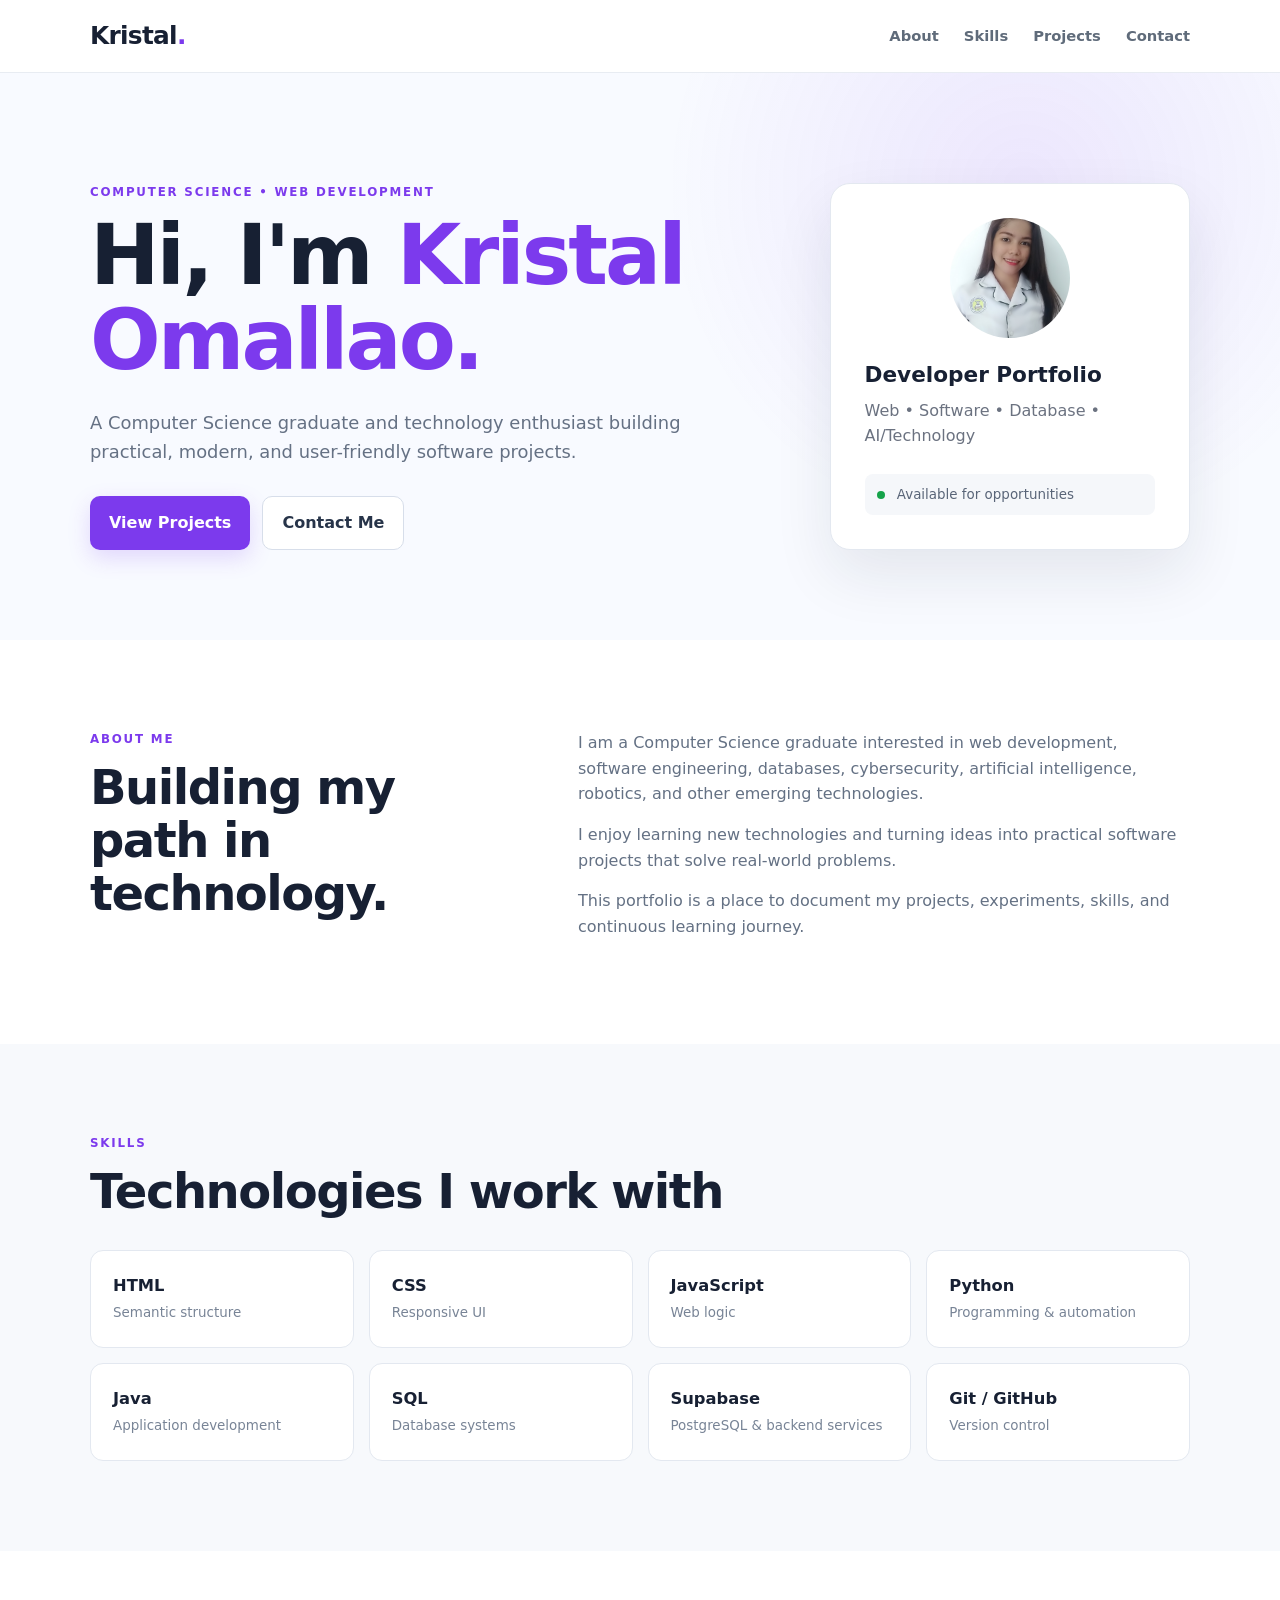
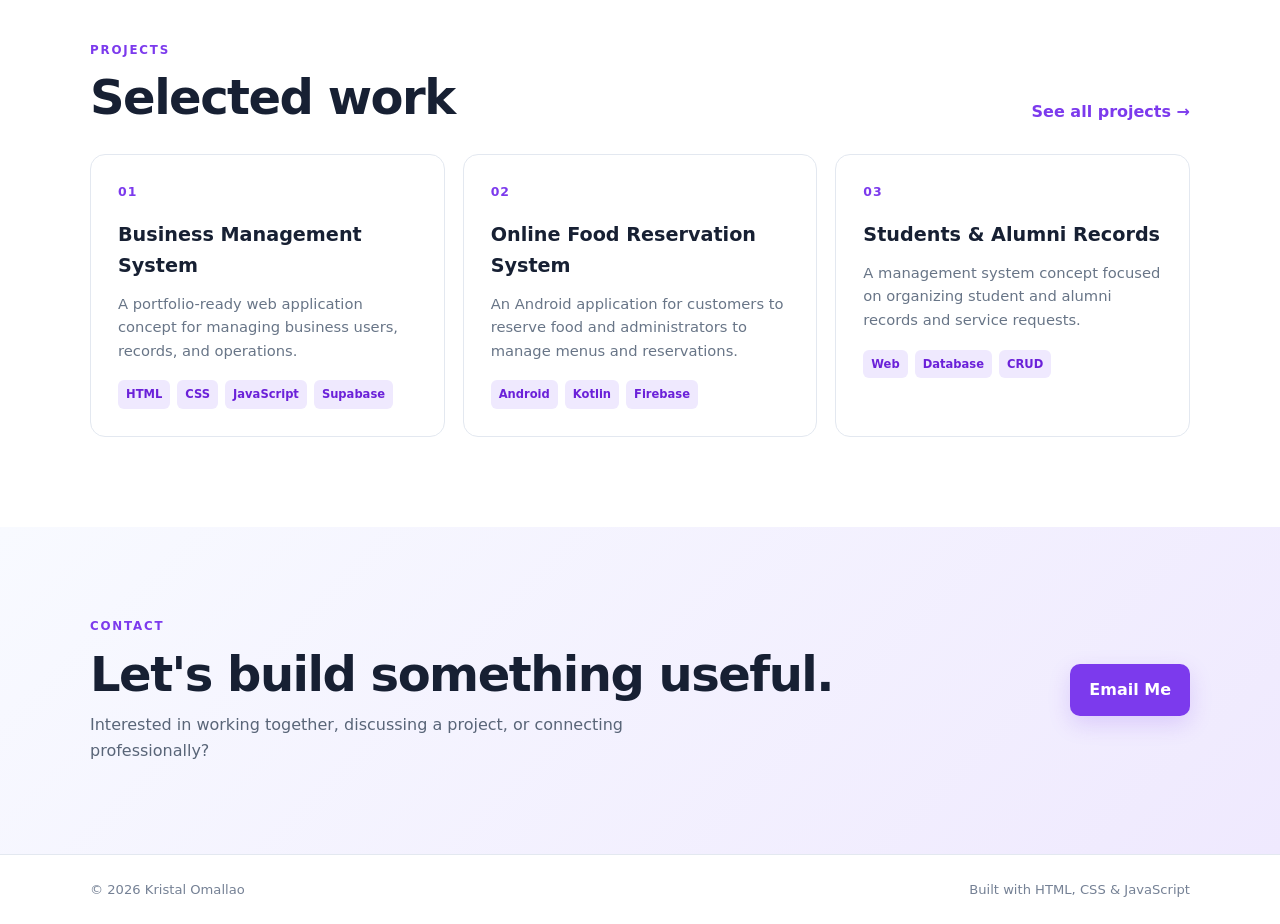
<file: index.html>
<!DOCTYPE html>
<html lang="en">
<head>
  <meta charset="UTF-8">
  <meta name="viewport" content="width=device-width, initial-scale=1.0">
  <meta
    name="description"
    content="Kristal Omallao — Computer Science graduate, developer, and technology enthusiast."
  >
  <meta name="author" content="Kristal Omallao">
  <title>Kristal Omallao | Portfolio</title>
  <link rel="stylesheet" href="style.css">
</head>
<body>
  <!-- ================= HEADER ================= -->
  <header class="site-header">
    <nav class="nav container">
      <a class="brand" href="index.html" aria-label="Kristal Omallao home">
        Kristal<span>.</span>
      </a>
      <!-- Desktop Navigation -->
      <div class="nav-links" id="navLinks">
        <a href="#about">About</a>
        <a href="#skills">Skills</a>
        <a href="#projects">Projects</a>
        <a href="#contact">Contact</a>
      </div>
      <!-- Mobile Menu Button -->
      <button
        class="menu-toggle"
        type="button"
        aria-label="Open navigation menu"
        aria-expanded="false"
        aria-controls="navLinks"
      >
        ☰
      </button>
    </nav>
  </header>

  <main>
    <!-- ================= HERO ================= -->
    <section class="hero">
      <div class="container hero-grid">
        <div class="hero-content">
          <p class="eyebrow">
            COMPUTER SCIENCE • WEB DEVELOPMENT
          </p>
          <h1>
            Hi, I'm <span>Kristal Omallao.</span>
          </h1>
          <p class="hero-text">
            A Computer Science graduate and technology enthusiast building
            practical, modern, and user-friendly software projects.
          </p>
          <div class="hero-actions">
            <a class="btn primary" href="#projects">
              View Projects
            </a>
            <a class="btn outline" href="#contact">
              Contact Me
            </a>
          </div>
        </div>
        <div class="hero-card">
          <div class="avatar">
            <img src="profile.jpg" alt="Kristal Omallao">
          </div>
          <h2>
            Developer Portfolio
          </h2>
          <p>
            Web • Software • Database • AI/Technology
          </p>
          <div class="status">
            <span></span>
            Available for opportunities
          </div>
        </div>
      </div>
    </section>

    <!-- ================= ABOUT ================= -->
    <section id="about" class="section">
      <div class="container two-col">
        <div>
          <p class="eyebrow">
            ABOUT ME
          </p>
          <h2>
            Building my path in technology.
          </h2>
        </div>
        <div class="about-text">
          <p>
            I am a Computer Science graduate interested in web development,
            software engineering, databases, cybersecurity, artificial
            intelligence, robotics, and other emerging technologies.
          </p>
          <p>
            I enjoy learning new technologies and turning ideas into
            practical software projects that solve real-world problems.
          </p>
          <p>
            This portfolio is a place to document my projects, experiments,
            skills, and continuous learning journey.
          </p>
        </div>
      </div>
    </section>

    <!-- ================= SKILLS ================= -->
    <section id="skills" class="section section-muted">
      <div class="container">
        <p class="eyebrow">
          SKILLS
        </p>
        <h2>
          Technologies I work with
        </h2>
        <div class="skill-grid">
          <div class="skill-card">
            <strong>HTML</strong>
            <span>Semantic structure</span>
          </div>
          <div class="skill-card">
            <strong>CSS</strong>
            <span>Responsive UI</span>
          </div>
          <div class="skill-card">
            <strong>JavaScript</strong>
            <span>Web logic</span>
          </div>
          <div class="skill-card">
            <strong>Python</strong>
            <span>Programming & automation</span>
          </div>
          <div class="skill-card">
            <strong>Java</strong>
            <span>Application development</span>
          </div>
          <div class="skill-card">
            <strong>SQL</strong>
            <span>Database systems</span>
          </div>
          <div class="skill-card">
            <strong>Supabase</strong>
            <span>PostgreSQL & backend services</span>
          </div>
          <div class="skill-card">
            <strong>Git / GitHub</strong>
            <span>Version control</span>
          </div>
        </div>
      </div>
    </section>

    <!-- ================= PROJECTS ================= -->
    <section id="projects" class="section">
      <div class="container">
        <div class="section-head">
          <div>
            <p class="eyebrow">
              PROJECTS
            </p>
            <h2>
              Selected work
            </h2>
          </div>
          <a class="text-link" href="projects.html">
            See all projects →
          </a>
        </div>
        <div class="project-grid">
          <!-- Project 01 -->
          <article class="project-card">
            <div class="project-number">01</div>
            <h3>Business Management System</h3>
            <p>
              A portfolio-ready web application concept for managing
              business users, records, and operations.
            </p>
            <div class="tags">
              <span>HTML</span>
              <span>CSS</span>
              <span>JavaScript</span>
              <span>Supabase</span>
            </div>
          </article>
          <!-- Project 02 -->
          <article class="project-card">
            <div class="project-number">02</div>
            <h3>Online Food Reservation System</h3>
            <p>
              An Android application for customers to reserve food and
              administrators to manage menus and reservations.
            </p>
            <div class="tags">
              <span>Android</span>
              <span>Kotlin</span>
              <span>Firebase</span>
            </div>
          </article>
          <!-- Project 03 -->
          <article class="project-card">
            <div class="project-number">03</div>
            <h3>Students & Alumni Records</h3>
            <p>
              A management system concept focused on organizing student
              and alumni records and service requests.
            </p>
            <div class="tags">
              <span>Web</span>
              <span>Database</span>
              <span>CRUD</span>
            </div>
          </article>
        </div>
      </div>
    </section>

    <!-- ================= CONTACT ================= -->
    <section id="contact" class="section contact-section">
      <div class="container contact-card">
        <div>
          <p class="eyebrow">CONTACT</p>
          <h2>Let's build something useful.</h2>
          <p>
            Interested in working together, discussing a project,
            or connecting professionally?
          </p>
        </div>
        <a
          class="btn primary"
          href="mailto:kristalomallao646@gmail.com"
        >
          Email Me
        </a>
      </div>
    </section>
  </main>

  <!-- ================= FOOTER ================= -->
  <footer class="footer">
    <div class="container footer-inner">
      <span>© <span id="year"></span> Kristal Omallao</span>
      <span>Built with HTML, CSS & JavaScript</span>
    </div>
  </footer>

  <script src="script.js"></script>
</body>
</html>
</file>
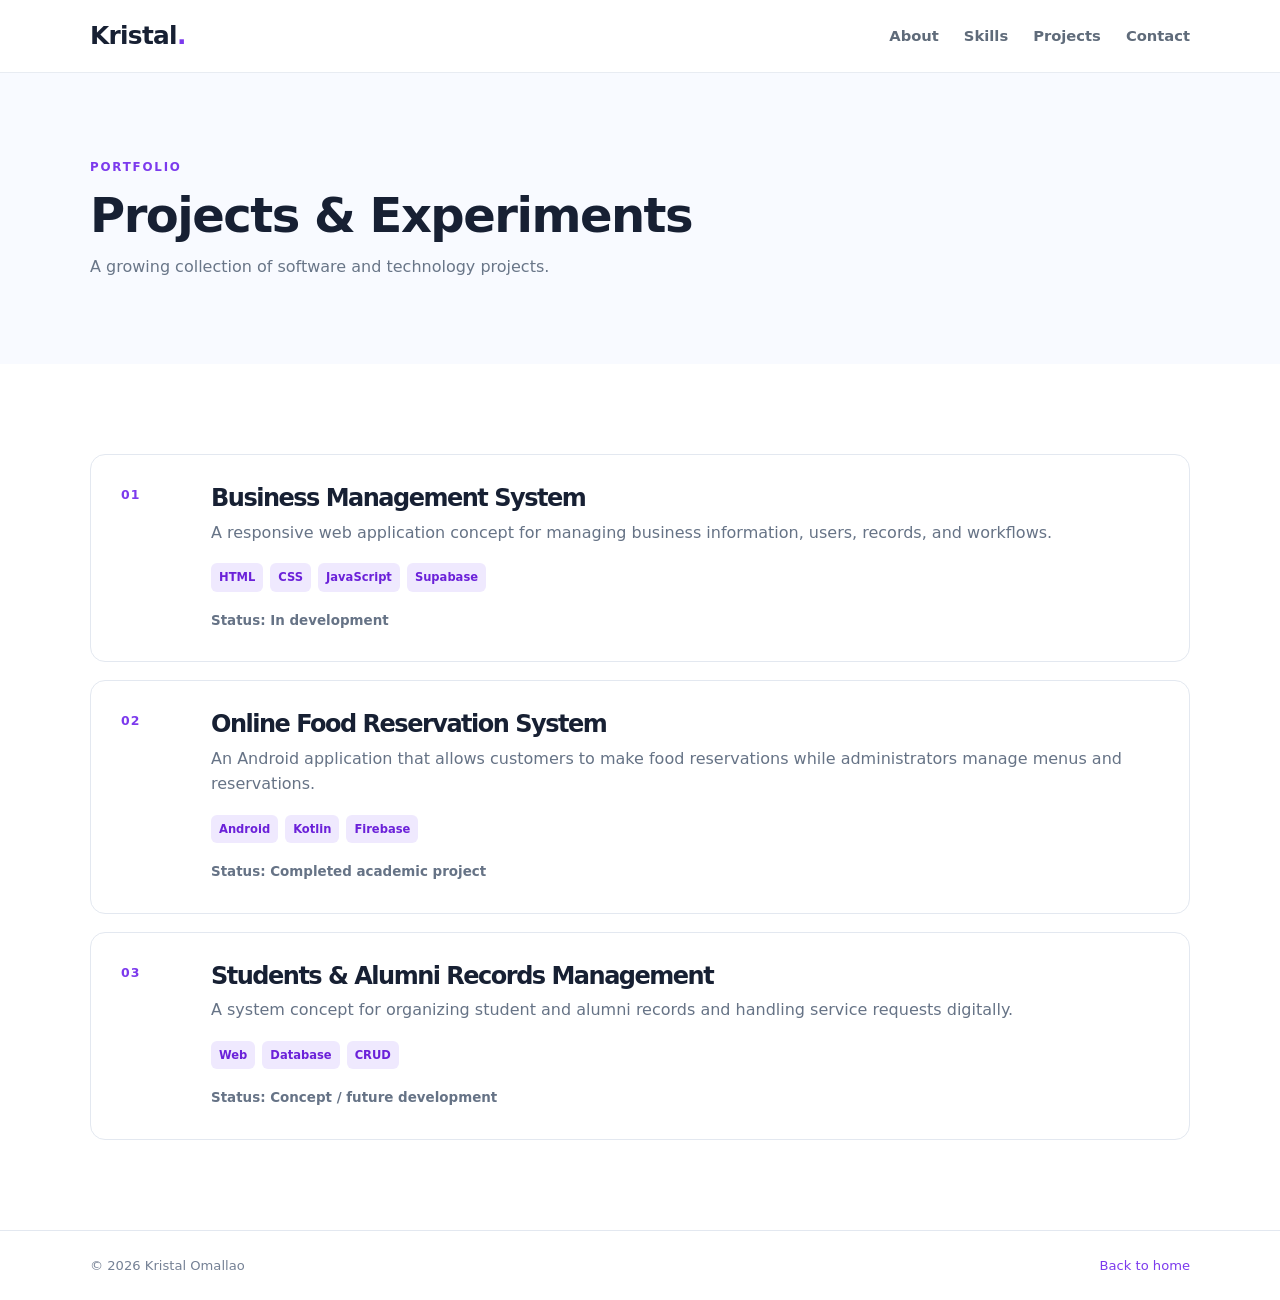
<file: projects.html>
<!DOCTYPE html>
<html lang="en">
<head>
  <meta charset="UTF-8">
  <meta name="viewport" content="width=device-width, initial-scale=1.0">
  <meta
    name="description"
    content="Projects and experiments by Kristal Omallao, Computer Science graduate and developer."
  >
  <meta name="author" content="Kristal Omallao">
  <title>Projects | Kristal Omallao</title>
  <link rel="stylesheet" href="style.css">
</head>

<body>
  <!-- ================= HEADER ================= -->
  <header class="site-header">
    <nav class="nav container">
      <a
        class="brand"
        href="index.html"
        aria-label="Kristal Omallao home"
      >
        Kristal<span>.</span>
      </a>

      <!-- Desktop Navigation -->
      <div class="nav-links" id="navLinks">
        <a href="index.html#about">About</a>
        <a href="index.html#skills">Skills</a>
        <a href="index.html#projects">Projects</a>
        <a href="index.html#contact">Contact</a>
      </div>

      <!-- Mobile Menu Button -->
      <button
        class="menu-toggle"
        type="button"
        aria-label="Open navigation menu"
        aria-expanded="false"
        aria-controls="navLinks"
      >
        ☰
      </button>
    </nav>
  </header>

  <main>
    <!-- ================= PAGE HERO ================= -->
    <section class="page-hero">
      <div class="container">
        <p class="eyebrow">PORTFOLIO</p>
        <h1>Projects & Experiments</h1>
        <p>A growing collection of software and technology projects.</p>
      </div>
    </section>

    <!-- ================= PROJECT LIST ================= -->
    <section class="section">
      <div class="container project-list">

        <!-- Project 01 -->
        <article class="project-detail">
          <div class="project-number">01</div>
          <div>
            <h2>Business Management System</h2>
            <p>
              A responsive web application concept for managing
              business information, users, records, and workflows.
            </p>
            <div class="tags">
              <span>HTML</span>
              <span>CSS</span>
              <span>JavaScript</span>
              <span>Supabase</span>
            </div>
            <p class="project-status">Status: In development</p>
          </div>
        </article>

        <!-- Project 02 -->
        <article class="project-detail">
          <div class="project-number">02</div>
          <div>
            <h2>Online Food Reservation System</h2>
            <p>
              An Android application that allows customers to make
              food reservations while administrators manage menus
              and reservations.
            </p>
            <div class="tags">
              <span>Android</span>
              <span>Kotlin</span>
              <span>Firebase</span>
            </div>
            <p class="project-status">Status: Completed academic project</p>
          </div>
        </article>

        <!-- Project 03 -->
        <article class="project-detail">
          <div class="project-number">03</div>
          <div>
            <h2>Students & Alumni Records Management</h2>
            <p>
              A system concept for organizing student and alumni
              records and handling service requests digitally.
            </p>
            <div class="tags">
              <span>Web</span>
              <span>Database</span>
              <span>CRUD</span>
            </div>
            <p class="project-status">Status: Concept / future development</p>
          </div>
        </article>

      </div>
    </section>
  </main>

  <!-- ================= FOOTER ================= -->
  <footer class="footer">
    <div class="container footer-inner">
      <span>© <span id="year"></span> Kristal Omallao</span>
      <a href="index.html">Back to home</a>
    </div>
  </footer>

  <script src="script.js"></script>
</body>
</html>
</file>
<file: style.css>
/* =========================================================
   RESET
========================================================= */
* {
  margin: 0;
  padding: 0;
  box-sizing: border-box;
}

/* =========================================================
   BASE
========================================================= */
html {
  scroll-behavior: smooth;
  scroll-padding-top: 90px;
}

body {
  font-family:
    Inter,
    ui-sans-serif,
    system-ui,
    -apple-system,
    BlinkMacSystemFont,
    "Segoe UI",
    sans-serif;
  color: #172033;
  background: #ffffff;
  line-height: 1.6;
}

a {
  color: inherit;
}

button,
input,
textarea {
  font: inherit;
}

button {
  cursor: pointer;
}

.container {
  width: min(1100px, 92%);
  margin: 0 auto;
}

/* =========================================================
   HEADER / NAVIGATION
========================================================= */
.site-header {
  background: rgba(255, 255, 255, 0.94);
  backdrop-filter: blur(12px);
  border-bottom: 1px solid #e8ecf2;
  position: sticky;
  top: 0;
  z-index: 100;
}

.nav {
  min-height: 72px;
  display: flex;
  align-items: center;
  justify-content: space-between;
  gap: 20px;
  position: relative;
}

.brand {
  text-decoration: none;
  font-size: 1.55rem;
  font-weight: 800;
  letter-spacing: -0.7px;
  white-space: nowrap;
}

.brand span {
  color: #7c3aed;
}

/* Desktop navigation */
.nav-links {
  display: flex;
  align-items: center;
  gap: 25px;
}

.nav-links a {
  text-decoration: none;
  color: #5f6b7a;
  font-size: 0.92rem;
  font-weight: 600;
  transition: color 0.2s ease;
}

.nav-links a:hover {
  color: #7c3aed;
}

/* Mobile menu button */
.menu-toggle {
  display: none;
  border: 0;
  background: transparent;
  color: #172033;
  font-size: 1.6rem;
  line-height: 1;
  padding: 8px;
  border-radius: 8px;
}

.menu-toggle:hover {
  background: #f1f5f9;
}

/* =========================================================
   HERO
========================================================= */
.hero {
  padding: 110px 0 90px;
  background:
    radial-gradient(
      circle at 80% 20%,
      rgba(124, 58, 237, 0.10),
      transparent 32%
    ),
    #f8faff;
}

.hero-grid {
  display: grid;
  grid-template-columns: 1.3fr 0.7fr;
  gap: 70px;
  align-items: center;
}

.eyebrow {
  color: #7c3aed;
  font-size: 0.74rem;
  font-weight: 800;
  letter-spacing: 1.8px;
  margin-bottom: 12px;
}

.hero h1 {
  font-size: clamp(2.8rem, 7vw, 5.2rem);
  line-height: 1.02;
  letter-spacing: -3px;
  max-width: 800px;
}

.hero h1 span {
  color: #7c3aed;
}

.hero-text {
  max-width: 650px;
  color: #657184;
  font-size: 1.12rem;
  margin: 25px 0 30px;
}

/* =========================================================
   BUTTONS
========================================================= */
.hero-actions {
  display: flex;
  gap: 12px;
  flex-wrap: wrap;
}

.btn {
  display: inline-flex;
  justify-content: center;
  align-items: center;
  text-decoration: none;
  border: 0;
  border-radius: 10px;
  padding: 13px 19px;
  font-weight: 750;
  cursor: pointer;
  transition:
    transform 0.2s ease,
    background 0.2s ease,
    box-shadow 0.2s ease;
}

.btn:hover {
  transform: translateY(-2px);
}

.primary {
  background: #7c3aed;
  color: #ffffff;
  box-shadow: 0 8px 22px rgba(124, 58, 237, 0.18);
}

.primary:hover {
  background: #6b21d9;
}

.outline {
  border: 1px solid #d7deea;
  background: #ffffff;
  color: #273449;
}

.outline:hover {
  background: #f8fafc;
}

/* =========================================================
   HERO CARD
========================================================= */
.hero-card {
  background: #ffffff;
  border: 1px solid #e3e8f0;
  border-radius: 20px;
  padding: 34px;
  box-shadow: 0 25px 60px rgba(20, 32, 55, 0.09);
}

.avatar {
  width: 120px;
  height: 120px;
  border-radius: 50%;
  overflow: hidden;
  margin: 0 auto 20px;
}

.avatar img {
  width: 100%;
  height: 100%;
  object-fit: cover;
  display: block;
}

.hero-card h2 {
  font-size: 1.35rem;
  margin-bottom: 5px;
}

.hero-card p {
  color: #6b7280;
}

.status {
  margin-top: 25px;
  padding: 10px 12px;
  border-radius: 8px;
  background: #f5f7fa;
  color: #596578;
  font-size: 0.84rem;
}

.status span {
  display: inline-block;
  width: 8px;
  height: 8px;
  border-radius: 50%;
  background: #16a34a;
  margin-right: 8px;
}

/* =========================================================
   SECTIONS
========================================================= */
.section {
  padding: 90px 0;
}

.section-muted {
  background: #f7f9fc;
}

.section h2,
.page-hero h1 {
  font-size: clamp(2rem, 4vw, 3rem);
  line-height: 1.1;
  letter-spacing: -1.5px;
}

/* =========================================================
   ABOUT
========================================================= */
.two-col {
  display: grid;
  grid-template-columns: 0.8fr 1.2fr;
  gap: 80px;
}

.about-text p {
  color: #647184;
  margin-bottom: 15px;
}

/* =========================================================
   SKILLS
========================================================= */
.skill-grid {
  display: grid;
  grid-template-columns: repeat(4, 1fr);
  gap: 15px;
  margin-top: 32px;
}

.skill-card {
  padding: 22px;
  background: #ffffff;
  border: 1px solid #e3e8f0;
  border-radius: 13px;
  transition:
    transform 0.2s ease,
    box-shadow 0.2s ease;
}

.skill-card:hover {
  transform: translateY(-3px);
  box-shadow: 0 12px 25px rgba(20, 32, 55, 0.07);
}

.skill-card strong {
  display: block;
  font-size: 1.02rem;
}

.skill-card span {
  color: #788496;
  font-size: 0.84rem;
}

/* =========================================================
   PROJECTS
========================================================= */
.section-head {
  display: flex;
  justify-content: space-between;
  align-items: flex-end;
  gap: 25px;
  margin-bottom: 30px;
}

.text-link {
  color: #7c3aed;
  text-decoration: none;
  font-weight: 700;
  white-space: nowrap;
}

.text-link:hover {
  text-decoration: underline;
}

.project-grid {
  display: grid;
  grid-template-columns: repeat(3, 1fr);
  gap: 18px;
}

.project-card {
  border: 1px solid #e3e8f0;
  border-radius: 15px;
  padding: 27px;
  background: #ffffff;
  transition:
    transform 0.2s ease,
    box-shadow 0.2s ease;
}

.project-card:hover {
  transform: translateY(-4px);
  box-shadow: 0 18px 35px rgba(20, 32, 55, 0.08);
}

.project-number {
  color: #7c3aed;
  font-weight: 800;
  font-size: 0.78rem;
  letter-spacing: 1px;
  margin-bottom: 18px;
}

.project-card h3 {
  font-size: 1.2rem;
  margin-bottom: 10px;
}

.project-card p {
  color: #687587;
  font-size: 0.92rem;
}

/* =========================================================
   TAGS
========================================================= */
.tags {
  display: flex;
  flex-wrap: wrap;
  gap: 7px;
  margin-top: 18px;
}

.tags span {
  font-size: 0.72rem;
  padding: 5px 8px;
  background: #efe9fe;
  border-radius: 6px;
  color: #6b21d9;
  font-weight: 700;
}

/* =========================================================
   CONTACT
========================================================= */
.contact-section {
  background: linear-gradient(135deg, #f8faff, #efe9fe);
  color: #172033;
}

.contact-card {
  display: flex;
  justify-content: space-between;
  align-items: center;
  gap: 30px;
}

.contact-card p:not(.eyebrow) {
  color: #596578;
  margin-top: 12px;
  max-width: 650px;
}

.contact-section .eyebrow {
  color: #7c3aed;
}

/* =========================================================
   FOOTER
========================================================= */
.footer {
  border-top: 1px solid #e3e8f0;
  padding: 24px 0;
  color: #758195;
  font-size: 0.82rem;
}

.footer-inner {
  display: flex;
  justify-content: space-between;
  gap: 20px;
}

.footer a {
  color: #7c3aed;
  text-decoration: none;
}

.footer a:hover {
  text-decoration: underline;
}

/* =========================================================
   PROJECTS PAGE
========================================================= */
.page-hero {
  padding: 85px 0;
  background: #f8faff;
}

.page-hero p:last-child {
  color: #697688;
  margin-top: 12px;
}

.project-list {
  display: grid;
  gap: 18px;
}

.project-detail {
  display: grid;
  grid-template-columns: 70px 1fr;
  gap: 20px;
  padding: 30px;
  border: 1px solid #e3e8f0;
  border-radius: 15px;
  background: #ffffff;
}

.project-detail h2 {
  font-size: 1.5rem;
  margin-bottom: 8px;
}

.project-detail p {
  color: #667386;
}

.project-status {
  font-size: 0.84rem;
  margin-top: 18px;
  font-weight: 700;
}

/* =========================================================
   FOCUS ACCESSIBILITY
========================================================= */
button:focus-visible,
a:focus-visible {
  outline: 3px solid rgba(124, 58, 237, 0.25);
  outline-offset: 3px;
}

/* =========================================================
   TABLET
========================================================= */
@media (max-width: 900px) {
  .hero-grid {
    grid-template-columns: 1fr;
    gap: 45px;
  }

  .hero-card {
    max-width: 600px;
  }

  .two-col {
    grid-template-columns: 1fr;
    gap: 40px;
  }

  .skill-grid {
    grid-template-columns: repeat(2, 1fr);
  }

  .project-grid {
    grid-template-columns: repeat(2, 1fr);
  }
}

/* =========================================================
   MOBILE NAVIGATION
========================================================= */
@media (max-width: 800px) {
  .nav {
    min-height: 68px;
  }

  .menu-toggle {
    display: block;
  }

  .nav-links {
    display: none;
    position: absolute;
    top: 68px;
    left: 0;
    right: 0;
    flex-direction: column;
    align-items: stretch;
    gap: 0;
    background: #ffffff;
    border-bottom: 1px solid #e5e7eb;
    box-shadow: 0 12px 25px rgba(15, 23, 42, 0.08);
    padding: 10px 4%;
  }

  .nav-links.open {
    display: flex;
  }

  .nav-links a {
    padding: 14px 0;
    border-bottom: 1px solid #f1f5f9;
  }

  .nav-links a:last-child {
    border-bottom: none;
  }

  .contact-card {
    flex-direction: column;
    align-items: flex-start;
  }

  .section-head {
    align-items: flex-start;
    flex-direction: column;
  }
}

/* =========================================================
   SMALL TABLETS / LARGE PHONES
========================================================= */
@media (max-width: 650px) {
  .hero {
    padding: 80px 0 65px;
  }

  .hero h1 {
    letter-spacing: -2px;
  }

  .hero-card {
    padding: 28px;
  }

  .section {
    padding: 70px 0;
  }

  .project-grid {
    grid-template-columns: 1fr;
  }

  .project-detail {
    grid-template-columns: 1fr;
    gap: 5px;
  }
}

/* =========================================================
   SMALL PHONES
========================================================= */
@media (max-width: 520px) {
  .container {
    width: min(92%, 1100px);
  }

  .hero {
    padding: 70px 0 55px;
  }

  .hero h1 {
    font-size: clamp(2.5rem, 13vw, 3.5rem);
    letter-spacing: -2px;
  }

  .hero-text {
    font-size: 1rem;
  }

  .hero-actions {
    flex-direction: column;
    align-items: stretch;
  }

  .btn {
    width: 100%;
  }

  .skill-grid {
    grid-template-columns: 1fr;
  }

  .section {
    padding: 60px 0;
  }

  .section h2,
  .page-hero h1 {
    font-size: 2rem;
  }

  .project-card {
    padding: 23px;
  }

  .project-detail {
    padding: 23px;
  }

  .footer-inner {
    flex-direction: column;
    align-items: flex-start;
  }

  .page-hero {
    padding: 65px 0;
  }
}

/* =========================================================
   VERY SMALL PHONES
========================================================= */
@media (max-width: 360px) {
  .brand {
    font-size: 1.35rem;
  }

  .hero h1 {
    font-size: 2.35rem;
  }

  .hero-card {
    padding: 23px;
  }

  .avatar {
    width: 75px;
    height: 75px;
  }
}
</file>
